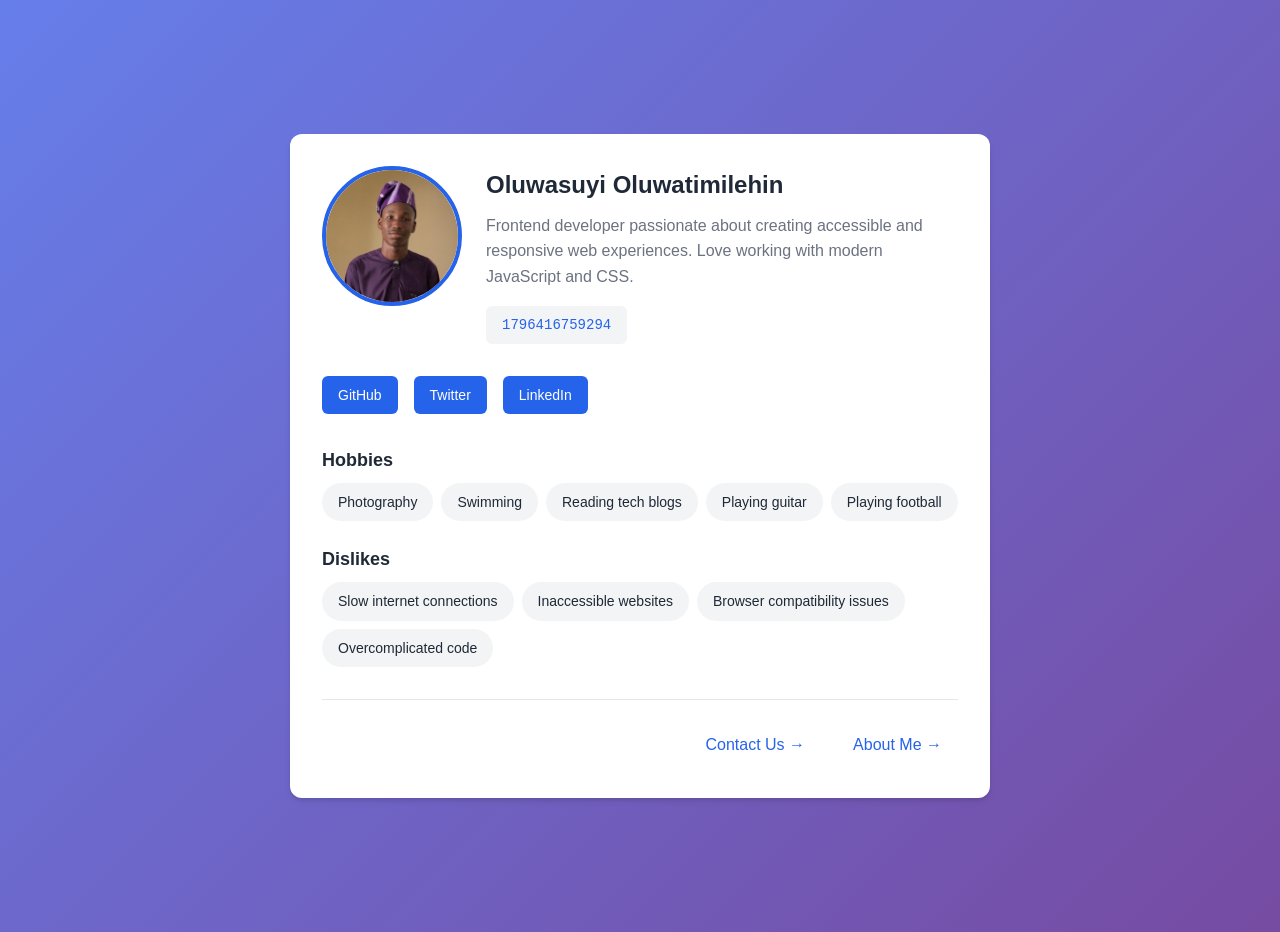
<file: index.html>
<!DOCTYPE html>
<html lang="en">
  <head>
    <meta charset="UTF-8" />
    <meta name="viewport" content="width=device-width, initial-scale=1.0" />
    <title>Profile Card</title>
    <link rel="stylesheet" href="Styles/main.css" />
  </head>
  <body>
    <main class="container">
      <article class="profile-card" data-testid="test-profile-card">
        <!-- Header Section -->
        <header class="profile-header">
          <figure class="avatar-container">
            <img
              src="Images/timi.jpg"
              alt="Profile photo of Oluwasuyi Oluwatimilehin"
              class="avatar"
              data-testid="test-user-avatar"
            />
            <figcaption class="visually-hidden">Profile picture</figcaption>
          </figure>

          <div class="profile-info">
            <h2 class="user-name" data-testid="test-user-name">
              Oluwasuyi Oluwatimilehin
            </h2>
            <p class="user-bio" data-testid="test-user-bio">
              Frontend developer passionate about creating accessible and
              responsive web experiences. Love working with modern JavaScript
              and CSS.
            </p>

            <div class="time-display" data-testid="test-user-time"></div>
          </div>
        </header>

        <!-- Social Links -->
        <nav aria-label="Social media links">
          <ul class="social-links" data-testid="test-user-social-links">
            <li>
              <a
                href="https://github.com/Oluwasuyi-Timilehin"
                target="_blank"
                rel="noopener noreferrer"
                class="social-link"
                data-testid="test-user-social-github"
              >
                GitHub
              </a>
            </li>
            <li>
              <a
                href="https://x.com/timiturn3r"
                target="_blank"
                rel="noopener noreferrer"
                class="social-link"
                data-testid="test-user-social-twitter"
              >
                Twitter
              </a>
            </li>
            <li>
              <a
                href="https://www.linkedin.com/in/oluwasuyi-oluwatimilehin"
                target="_blank"
                rel="noopener noreferrer"
                class="social-link"
                data-testid="test-user-social-linkedin"
              >
                LinkedIn
              </a>
            </li>
          </ul>
        </nav>

        <!-- Hobbies Section -->
        <section class="interests-section" aria-labelledby="hobbies-heading">
          <h3 id="hobbies-heading" class="section-heading">Hobbies</h3>
          <ul class="interests-list" data-testid="test-user-hobbies">
            <li>Photography</li>
            <li>Swimming</li>
            <li>Reading tech blogs</li>
            <li>Playing guitar</li>
            <li>Playing football</li>
          </ul>
        </section>

        <!-- Dislikes Section -->
        <section class="interests-section" aria-labelledby="dislikes-heading">
          <h3 id="dislikes-heading" class="section-heading">Dislikes</h3>
          <ul class="interests-list" data-testid="test-user-dislikes">
            <li>Slow internet connections</li>
            <li>Inaccessible websites</li>
            <li>Browser compatibility issues</li>
            <li>Overcomplicated code</li>
          </ul>
        </section>

        <!-- Navigation Section -->
        <nav class="page-navigation">
          <a href="contact.html" class="nav-link">Contact Us →</a>
          <a href="about.html" class="nav-link">About Me →</a>
        </nav>
      </article>
    </main>

    <script src="Scripts/main.js"></script>
  </body>
</html>
</file>
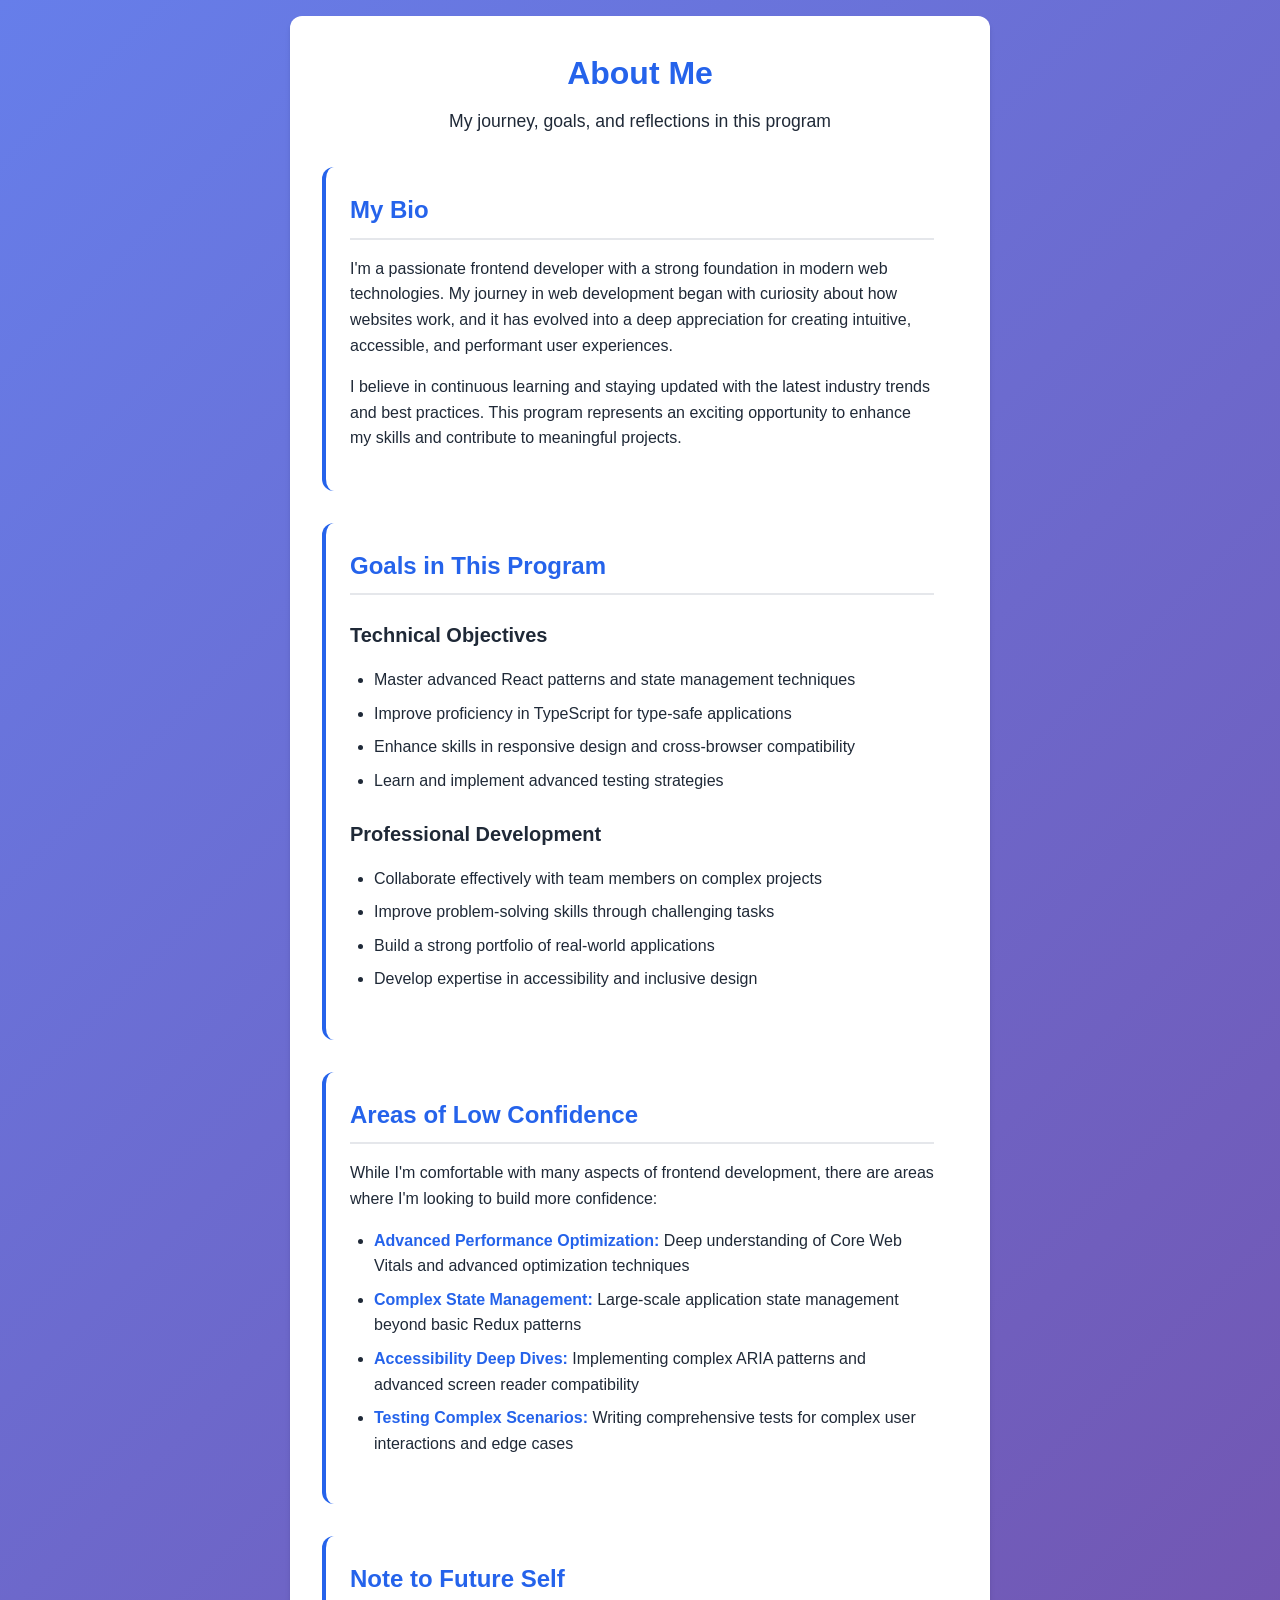
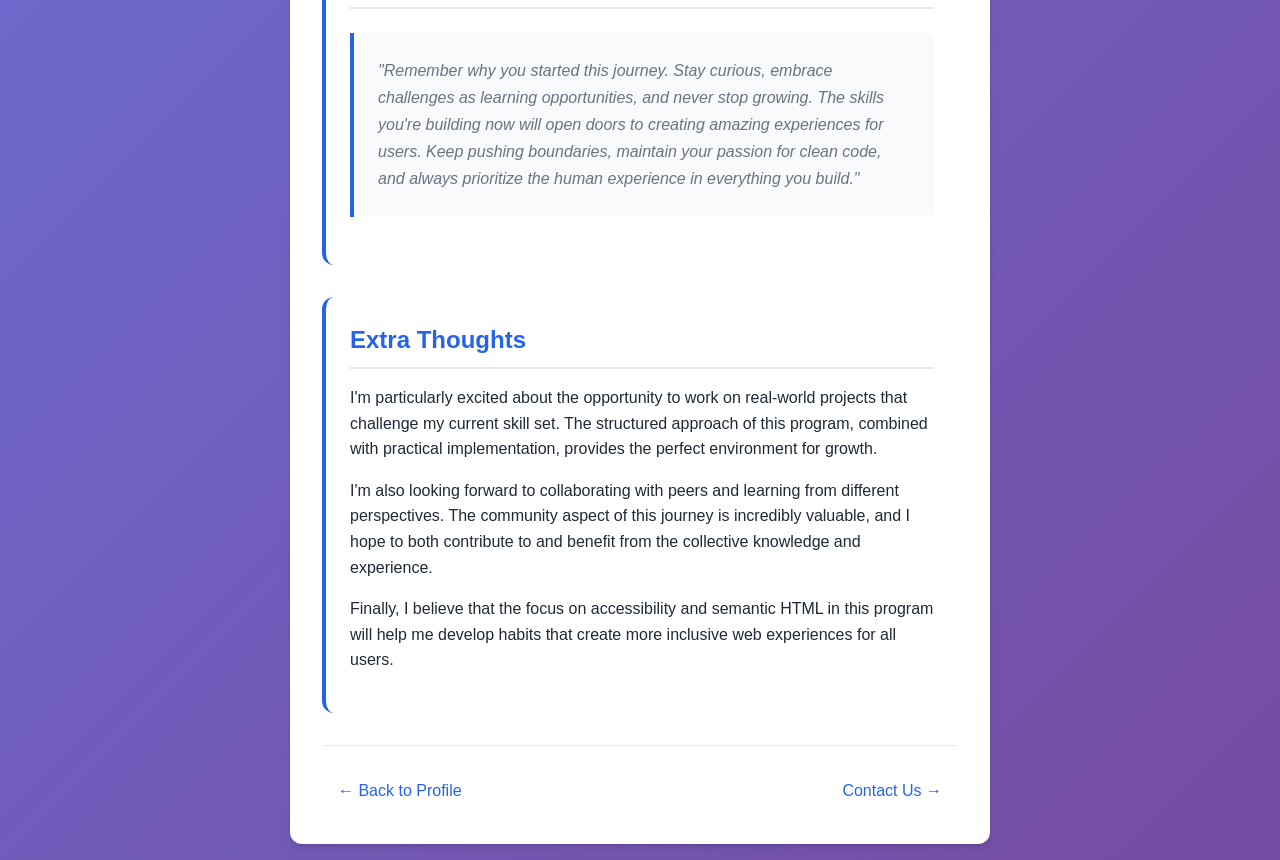
<file: about.html>
<!DOCTYPE html>
<html lang="en">
  <head>
    <meta charset="UTF-8" />
    <meta name="viewport" content="width=device-width, initial-scale=1.0" />
    <title>About Me - Profile</title>
    <link rel="stylesheet" href="Styles/main.css" />
    <link rel="stylesheet" href="Styles/about.css" />
  </head>
  <body>
    <main class="container">
      <article class="about-page" data-testid="test-about-page">
        <header class="page-header">
          <h1>About Me</h1>
          <p>My journey, goals, and reflections in this program</p>
        </header>

        <section class="bio-section" data-testid="test-about-bio">
          <h2>My Bio</h2>
          <div class="content">
            <p>
              I'm a passionate frontend developer with a strong foundation in
              modern web technologies. My journey in web development began with
              curiosity about how websites work, and it has evolved into a deep
              appreciation for creating intuitive, accessible, and performant
              user experiences.
            </p>
            <p>
              I believe in continuous learning and staying updated with the
              latest industry trends and best practices. This program represents
              an exciting opportunity to enhance my skills and contribute to
              meaningful projects.
            </p>
          </div>
        </section>

        <section class="goals-section" data-testid="test-about-goals">
          <h2>Goals in This Program</h2>
          <div class="content">
            <h3>Technical Objectives</h3>
            <ul>
              <li>
                Master advanced React patterns and state management techniques
              </li>
              <li>
                Improve proficiency in TypeScript for type-safe applications
              </li>
              <li>
                Enhance skills in responsive design and cross-browser
                compatibility
              </li>
              <li>Learn and implement advanced testing strategies</li>
            </ul>

            <h3>Professional Development</h3>
            <ul>
              <li>
                Collaborate effectively with team members on complex projects
              </li>
              <li>Improve problem-solving skills through challenging tasks</li>
              <li>Build a strong portfolio of real-world applications</li>
              <li>Develop expertise in accessibility and inclusive design</li>
            </ul>
          </div>
        </section>

        <section class="confidence-section" data-testid="test-about-confidence">
          <h2>Areas of Low Confidence</h2>
          <div class="content">
            <p>
              While I'm comfortable with many aspects of frontend development,
              there are areas where I'm looking to build more confidence:
            </p>
            <ul>
              <li>
                <strong>Advanced Performance Optimization:</strong> Deep
                understanding of Core Web Vitals and advanced optimization
                techniques
              </li>
              <li>
                <strong>Complex State Management:</strong> Large-scale
                application state management beyond basic Redux patterns
              </li>
              <li>
                <strong>Accessibility Deep Dives:</strong> Implementing complex
                ARIA patterns and advanced screen reader compatibility
              </li>
              <li>
                <strong>Testing Complex Scenarios:</strong> Writing
                comprehensive tests for complex user interactions and edge cases
              </li>
            </ul>
          </div>
        </section>

        <section class="future-section" data-testid="test-about-future-note">
          <h2>Note to Future Self</h2>
          <div class="content">
            <blockquote>
              "Remember why you started this journey. Stay curious, embrace
              challenges as learning opportunities, and never stop growing. The
              skills you're building now will open doors to creating amazing
              experiences for users. Keep pushing boundaries, maintain your
              passion for clean code, and always prioritize the human experience
              in everything you build."
            </blockquote>
          </div>
        </section>

        <section class="extra-section" data-testid="test-about-extra">
          <h2>Extra Thoughts</h2>
          <div class="content">
            <p>
              I'm particularly excited about the opportunity to work on
              real-world projects that challenge my current skill set. The
              structured approach of this program, combined with practical
              implementation, provides the perfect environment for growth.
            </p>
            <p>
              I'm also looking forward to collaborating with peers and learning
              from different perspectives. The community aspect of this journey
              is incredibly valuable, and I hope to both contribute to and
              benefit from the collective knowledge and experience.
            </p>
            <p>
              Finally, I believe that the focus on accessibility and semantic
              HTML in this program will help me develop habits that create more
              inclusive web experiences for all users.
            </p>
          </div>
        </section>

        <nav class="page-navigation">
          <a href="index.html" class="nav-link">← Back to Profile</a>
          <a href="contact.html" class="nav-link">Contact Us →</a>
        </nav>
      </article>
    </main>

    <script src="Scripts/about.js"></script>
  </body>
</html>
</file>
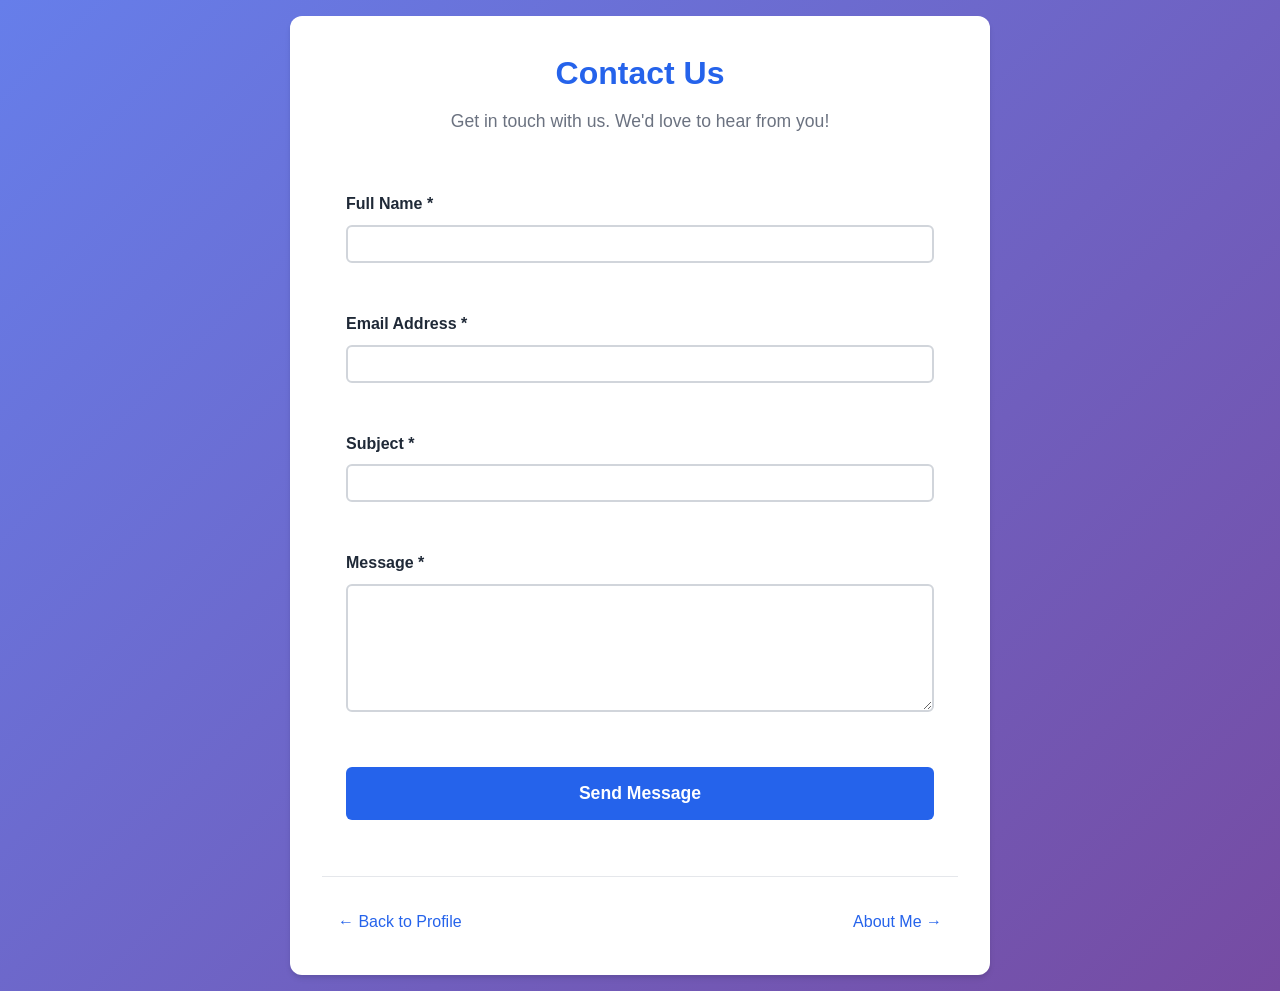
<file: contact.html>
<!DOCTYPE html>
<html lang="en">
  <head>
    <meta charset="UTF-8" />
    <meta name="viewport" content="width=device-width, initial-scale=1.0" />
    <title>Contact Us - Profile</title>
    <link rel="stylesheet" href="Styles/main.css" />
    <link rel="stylesheet" href="Styles/contact.css" />
  </head>
  <body>
    <main class="container">
      <article class="contact-page" data-testid="test-contact-page">
        <header class="page-header">
          <h1>Contact Us</h1>
          <p>Get in touch with us. We'd love to hear from you!</p>
        </header>

        <section class="contact-form-section">
          <form class="contact-form" id="contactForm" novalidate>
            <div class="form-group">
              <label for="name">Full Name *</label>
              <input
                type="text"
                id="name"
                name="name"
                data-testid="test-contact-name"
                aria-describedby="name-error"
                aria-required="true"
                required
              />
              <span
                id="name-error"
                class="error-message"
                data-testid="test-contact-error-name"
                role="alert"
                aria-live="polite"
              ></span>
            </div>

            <div class="form-group">
              <label for="email">Email Address *</label>
              <input
                type="email"
                id="email"
                name="email"
                data-testid="test-contact-email"
                aria-describedby="email-error"
                aria-required="true"
                required
              />
              <span
                id="email-error"
                class="error-message"
                data-testid="test-contact-error-email"
                role="alert"
                aria-live="polite"
              ></span>
            </div>

            <div class="form-group">
              <label for="subject">Subject *</label>
              <input
                type="text"
                id="subject"
                name="subject"
                data-testid="test-contact-subject"
                aria-describedby="subject-error"
                aria-required="true"
                required
              />
              <span
                id="subject-error"
                class="error-message"
                data-testid="test-contact-error-subject"
                role="alert"
                aria-live="polite"
              ></span>
            </div>

            <div class="form-group">
              <label for="message">Message *</label>
              <textarea
                id="message"
                name="message"
                rows="6"
                data-testid="test-contact-message"
                aria-describedby="message-error"
                aria-required="true"
                required
              ></textarea>
              <span
                id="message-error"
                class="error-message"
                data-testid="test-contact-error-message"
                role="alert"
                aria-live="polite"
              ></span>
            </div>

            <button
              type="submit"
              class="submit-btn"
              data-testid="test-contact-submit"
            >
              Send Message
            </button>
          </form>

          <div
            class="success-message hidden"
            id="successMessage"
            data-testid="test-contact-success"
            role="alert"
            aria-live="polite"
          >
            <h3>Thank You!</h3>
            <p>
              Your message has been sent successfully. We'll get back to you
              soon.
            </p>
          </div>
        </section>

        <nav class="page-navigation">
          <a href="index.html" class="nav-link">← Back to Profile</a>
          <a href="about.html" class="nav-link">About Me →</a>
        </nav>
      </article>
    </main>

    <script src="Scripts/contact.js"></script>
  </body>
</html>
</file>
<file: Styles/main.css>
/* Reset and base styles */
* {
  margin: 0;
  padding: 0;
  box-sizing: border-box;
}

:root {
  --primary-color: #2563eb;
  --text-color: #1f2937;
  --text-light: #6b7280;
  --background: #ffffff;
  --card-shadow: 0 4px 6px -1px rgba(0, 0, 0, 0.1),
    0 2px 4px -1px rgba(0, 0, 0, 0.06);
  --border-radius: 12px;
  --spacing-xs: 0.5rem;
  --spacing-sm: 1rem;
  --spacing-md: 1.5rem;
  --spacing-lg: 2rem;
}

body {
  font-family: -apple-system, BlinkMacSystemFont, "Segoe UI", Roboto, Oxygen,
    Ubuntu, Cantarell, sans-serif;
  line-height: 1.6;
  color: var(--text-color);
  background: linear-gradient(135deg, #667eea 0%, #764ba2 100%);
  min-height: 100vh;
  padding: var(--spacing-sm);
}

/* Utility classes */
.visually-hidden {
  position: absolute;
  width: 1px;
  height: 1px;
  padding: 0;
  margin: -1px;
  overflow: hidden;
  clip: rect(0, 0, 0, 0);
  white-space: nowrap;
  border: 0;
}

/* Container */
.container {
  max-width: 1200px;
  margin: 0 auto;
  display: flex;
  justify-content: center;
  align-items: center;
  min-height: 100vh;
}

/* Profile Card */
.profile-card {
  background: var(--background);
  border-radius: var(--border-radius);
  box-shadow: var(--card-shadow);
  padding: var(--spacing-lg);
  max-width: 700px;
  width: 100%;
  margin: 0 auto;
}

/* Profile Header */
.profile-header {
  display: flex;
  flex-direction: column;
  gap: var(--spacing-md);
  margin-bottom: var(--spacing-lg);
}

@media (min-width: 768px) {
  .profile-header {
    flex-direction: row;
    align-items: flex-start;
  }
}

/* Avatar */
.avatar-container {
  flex-shrink: 0;
  text-align: center;
}

.avatar {
  width: 120px;
  height: 120px;
  border-radius: 50%;
  object-fit: cover;
  border: 4px solid var(--primary-color);
}

@media (min-width: 768px) {
  .avatar {
    width: 140px;
    height: 140px;
  }
}

/* Profile Info */
.profile-info {
  flex: 1;
  min-width: 0;
}

.user-name {
  font-size: 1.5rem;
  font-weight: 700;
  color: var(--text-color);
  margin-bottom: var(--spacing-xs);
}

.user-bio {
  color: var(--text-light);
  margin-bottom: var(--spacing-sm);
  word-wrap: break-word;
}

.time-display {
  font-family: "Courier New", monospace;
  font-size: 0.875rem;
  color: var(--primary-color);
  background: #f3f4f6;
  padding: var(--spacing-xs) var(--spacing-sm);
  border-radius: 6px;
  display: inline-block;
}

/* Social Links */
.social-links {
  display: flex;
  flex-wrap: wrap;
  gap: var(--spacing-sm);
  list-style: none;
  margin-bottom: var(--spacing-lg);
}

.social-link {
  display: inline-block;
  padding: var(--spacing-xs) var(--spacing-sm);
  background: var(--primary-color);
  color: white;
  text-decoration: none;
  border-radius: 6px;
  font-size: 0.875rem;
  font-weight: 500;
  transition: all 0.2s ease;
}

.social-link:hover,
.social-link:focus {
  background: #1d4ed8;
  transform: translateY(-1px);
  outline: 2px solid #1d4ed8;
  outline-offset: 2px;
}

.social-link:focus {
  outline: 2px solid #1d4ed8;
  outline-offset: 2px;
}

/* Interests Sections */
.interests-section {
  margin-bottom: var(--spacing-md);
}

.section-heading {
  font-size: 1.125rem;
  font-weight: 600;
  color: var(--text-color);
  margin-bottom: var(--spacing-xs);
}

.interests-list {
  list-style: none;
  display: flex;
  flex-wrap: wrap;
  gap: var(--spacing-xs);
}

.interests-list li {
  background: #f3f4f6;
  padding: var(--spacing-xs) var(--spacing-sm);
  border-radius: 20px;
  font-size: 0.875rem;
  color: var(--text-color);
}

/* Responsive adjustments */
@media (max-width: 480px) {
  .profile-card {
    padding: var(--spacing-md);
  }

  .social-links {
    justify-content: center;
  }

  .interests-list {
    justify-content: center;
  }
}

/* Focus styles for keyboard navigation */
*:focus {
  outline: 2px solid var(--primary-color);
  outline-offset: 2px;
}

/* Reduce motion for accessibility */
@media (prefers-reduced-motion: reduce) {
  .social-link {
    transition: none;
  }
}

.page-navigation {
  display: flex;
  justify-content: flex-end;
  gap: var(--spacing-sm);
  margin-top: var(--spacing-lg);
  padding-top: var(--spacing-md);
  border-top: 1px solid #e5e7eb;
}

.nav-link {
  color: var(--primary-color);
  text-decoration: none;
  font-weight: 500;
  padding: var(--spacing-xs) var(--spacing-sm);
  border-radius: 6px;
  transition: all 0.2s ease;
}

.nav-link:hover,
.nav-link:focus {
  background: #f3f4f6;
  outline: none;
}

@media (max-width: 480px) {
  .page-navigation {
    justify-content: center;
    flex-wrap: wrap;
  }
}
</file>
<file: Styles/about.css>
.about-page {
  background: var(--background);
  border-radius: var(--border-radius);
  box-shadow: var(--card-shadow);
  padding: var(--spacing-lg);
  max-width: 700px;
  width: 100%;
  margin: 0 auto;
}

.page-header {
  text-align: center;
  margin-bottom: var(--spacing-lg);
}

.page-header h1 {
  color: var(--primary-color);
  margin-bottom: var(--spacing-xs);
  font-size: 2rem;
}

.page-header p {
  color: var(--text-light);
  font-size: 1.1rem;
}

.about-page section {
  margin-bottom: var(--spacing-lg);
  padding: var(--spacing-md);
  background: white;
  border-radius: var(--border-radius);
  border-left: 4px solid var(--primary-color);
}

.about-page h2 {
  color: var(--primary-color);
  margin-bottom: var(--spacing-sm);
  font-size: 1.5rem;
  border-bottom: 2px solid #e5e7eb;
  padding-bottom: var(--spacing-xs);
}

.about-page h3 {
  color: var(--text-color);
  margin: var(--spacing-md) 0 var(--spacing-sm) 0;
  font-size: 1.25rem;
}

.about-page p {
  line-height: 1.6;
  margin-bottom: var(--spacing-sm);
  color: var(--text-color);
}

.about-page ul {
  margin-left: var(--spacing-md);
  margin-bottom: var(--spacing-md);
}

.about-page li {
  line-height: 1.6;
  margin-bottom: var(--spacing-xs);
  color: var(--text-color);
}

.about-page strong {
  color: var(--primary-color);
}

.about-page blockquote {
  border-left: 4px solid var(--primary-color);
  padding-left: var(--spacing-md);
  margin: var(--spacing-md) 0;
  font-style: italic;
  color: var(--text-light);
  line-height: 1.7;
  background: #f8fafc;
  padding: var(--spacing-md);
  border-radius: 0 6px 6px 0;
}

.content {
  max-width: 100%;
}

.page-navigation {
  display: flex;
  justify-content: space-between;
  align-items: center;
  margin-top: var(--spacing-lg);
  padding-top: var(--spacing-md);
  border-top: 1px solid #e5e7eb;
}

.nav-link {
  color: var(--primary-color);
  text-decoration: none;
  font-weight: 500;
  padding: var(--spacing-xs) var(--spacing-sm);
  border-radius: 6px;
  transition: all 0.2s ease;
}

.nav-link:hover,
.nav-link:focus {
  background: #f3f4f6;
  outline: none;
}

/* Responsive Design */
@media (max-width: 768px) {
  .about-page {
    padding: var(--spacing-md);
  }

  .page-header h1 {
    font-size: 1.75rem;
  }

  .about-page section {
    padding: var(--spacing-sm);
  }

  .about-page h2 {
    font-size: 1.35rem;
  }

  .about-page h3 {
    font-size: 1.15rem;
  }

  .page-navigation {
    flex-direction: column;
    gap: var(--spacing-sm);
    text-align: center;
  }
}

@media (max-width: 480px) {
  .about-page {
    padding: var(--spacing-sm);
  }

  .page-header h1 {
    font-size: 1.5rem;
  }

  .about-page ul {
    margin-left: var(--spacing-sm);
  }
}
</file>
<file: Styles/contact.css>
.contact-page {
  background: var(--background);
  border-radius: var(--border-radius);
  box-shadow: var(--card-shadow);
  padding: var(--spacing-lg);
  max-width: 700px;
  width: 100%;
  margin: 0 auto;
}

.page-header {
  text-align: center;
  margin-bottom: var(--spacing-lg);
}

.page-header h1 {
  color: var(--primary-color);
  margin-bottom: var(--spacing-xs);
  font-size: 2rem;
}

.page-header p {
  color: var(--text-light);
  font-size: 1.1rem;
}

.contact-form-section {
  margin-bottom: var(--spacing-lg);
}

.contact-form {
  background: white;
  padding: var(--spacing-md);
  border-radius: var(--border-radius);
}

.form-group {
  margin-bottom: var(--spacing-md);
}

.form-group label {
  display: block;
  margin-bottom: var(--spacing-xs);
  font-weight: 600;
  color: var(--text-color);
}

.form-group input,
.form-group textarea {
  width: 100%;
  padding: var(--spacing-xs);
  border: 2px solid var(--border-color, #d1d5db);
  border-radius: 6px;
  font-size: 1rem;
  font-family: inherit;
  transition: border-color 0.2s ease;
}

.form-group input:focus,
.form-group textarea:focus {
  outline: none;
  border-color: var(--primary-color);
}

.form-group input.error,
.form-group textarea.error {
  border-color: #dc2626;
}

.error-message {
  color: #dc2626;
  font-size: 0.875rem;
  margin-top: 0.25rem;
  display: block;
  min-height: 1.25rem;
}

.submit-btn {
  width: 100%;
  padding: var(--spacing-sm);
  background: var(--primary-color);
  color: white;
  border: none;
  border-radius: 6px;
  font-size: 1.1rem;
  font-weight: 600;
  cursor: pointer;
  transition: background-color 0.2s ease;
}

.submit-btn:hover,
.submit-btn:focus {
  background: #1d4ed8;
  outline: none;
}

.submit-btn:active {
  transform: translateY(1px);
}

.success-message {
  background: #10b981;
  color: white;
  padding: var(--spacing-md);
  border-radius: var(--border-radius);
  text-align: center;
  margin-top: var(--spacing-md);
}

.success-message h3 {
  margin-bottom: var(--spacing-xs);
}

.hidden {
  display: none;
}

.page-navigation {
  display: flex;
  justify-content: space-between;
  align-items: center;
  margin-top: var(--spacing-lg);
  padding-top: var(--spacing-md);
  border-top: 1px solid #e5e7eb;
}

.nav-link {
  color: var(--primary-color);
  text-decoration: none;
  font-weight: 500;
  padding: var(--spacing-xs) var(--spacing-sm);
  border-radius: 6px;
  transition: all 0.2s ease;
}

.nav-link:hover,
.nav-link:focus {
  background: #f3f4f6;
  outline: none;
}

/* Responsive Design */
@media (max-width: 768px) {
  .contact-page {
    padding: var(--spacing-md);
  }

  .page-header h1 {
    font-size: 1.75rem;
  }

  .contact-form {
    padding: var(--spacing-sm);
  }

  .page-navigation {
    flex-direction: column;
    gap: var(--spacing-sm);
    text-align: center;
  }
}

@media (max-width: 480px) {
  .contact-page {
    padding: var(--spacing-sm);
  }

  .page-header h1 {
    font-size: 1.5rem;
  }
}
</file>
